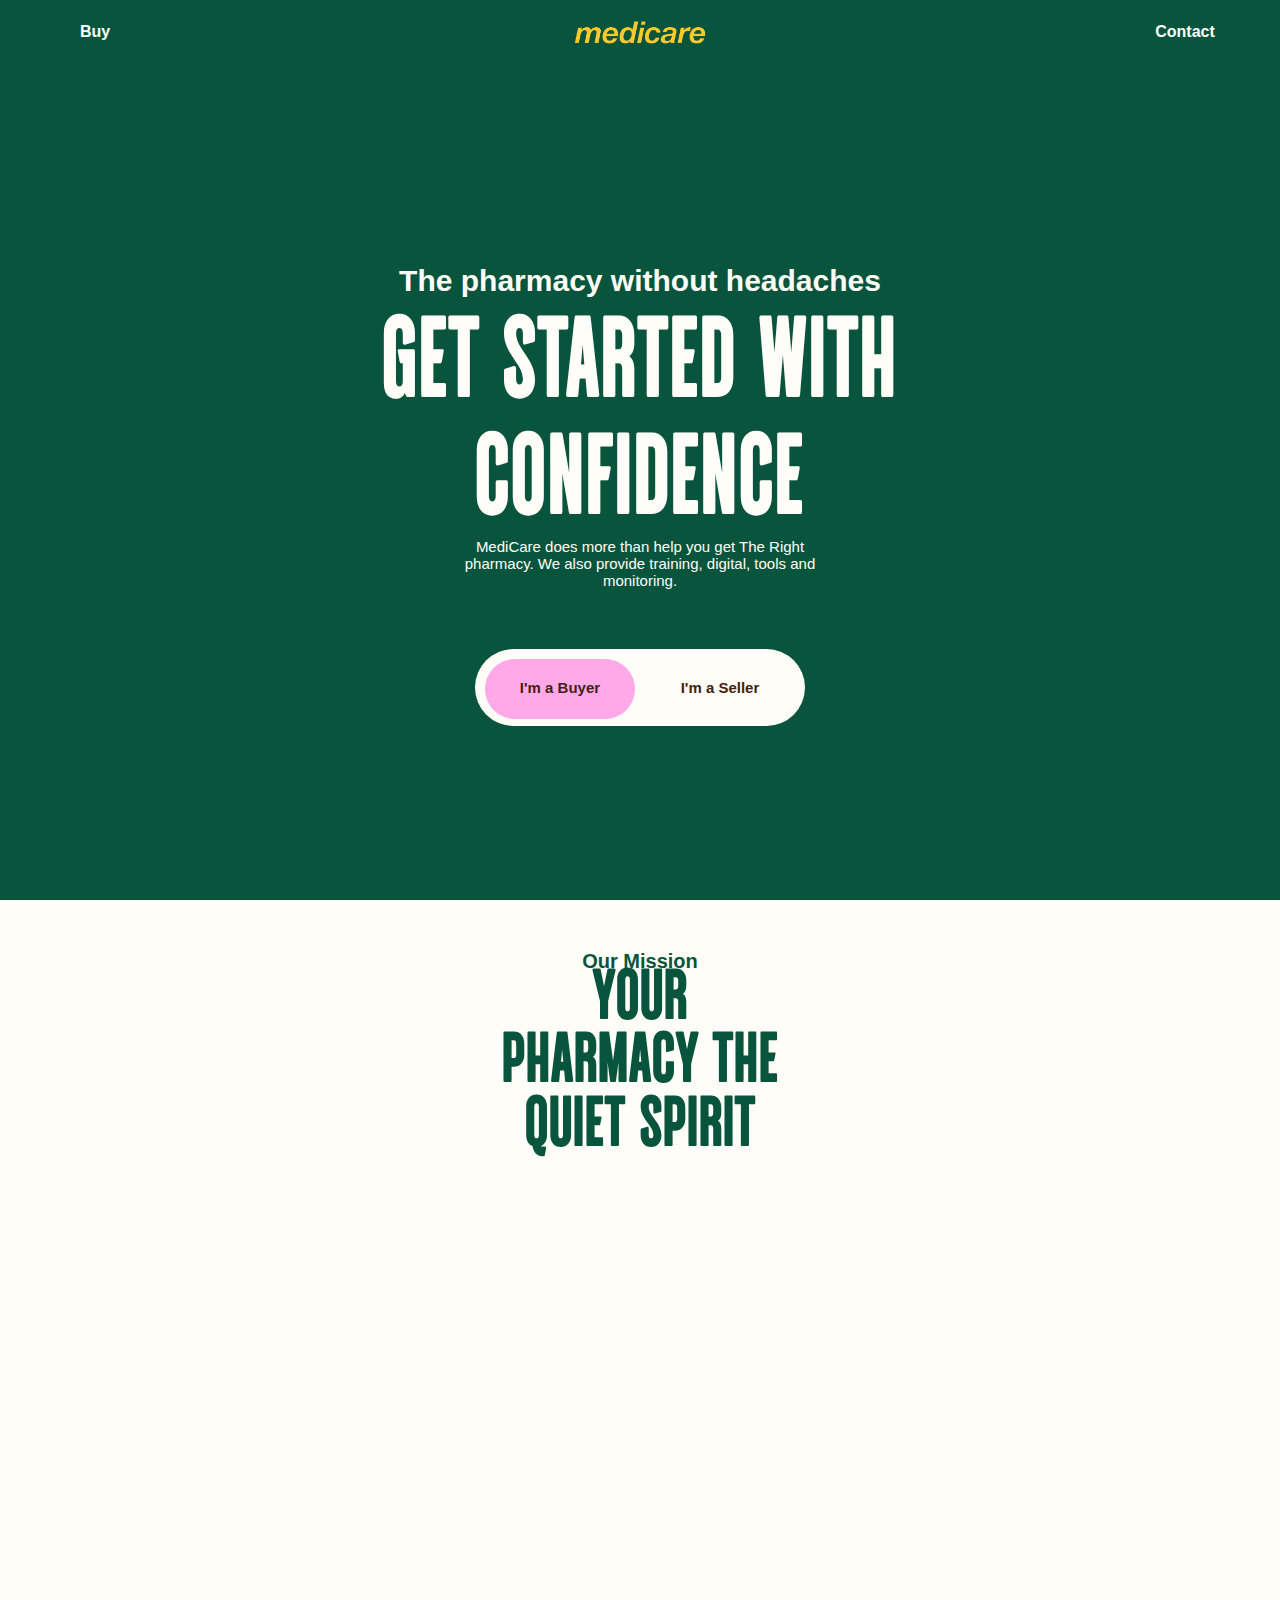
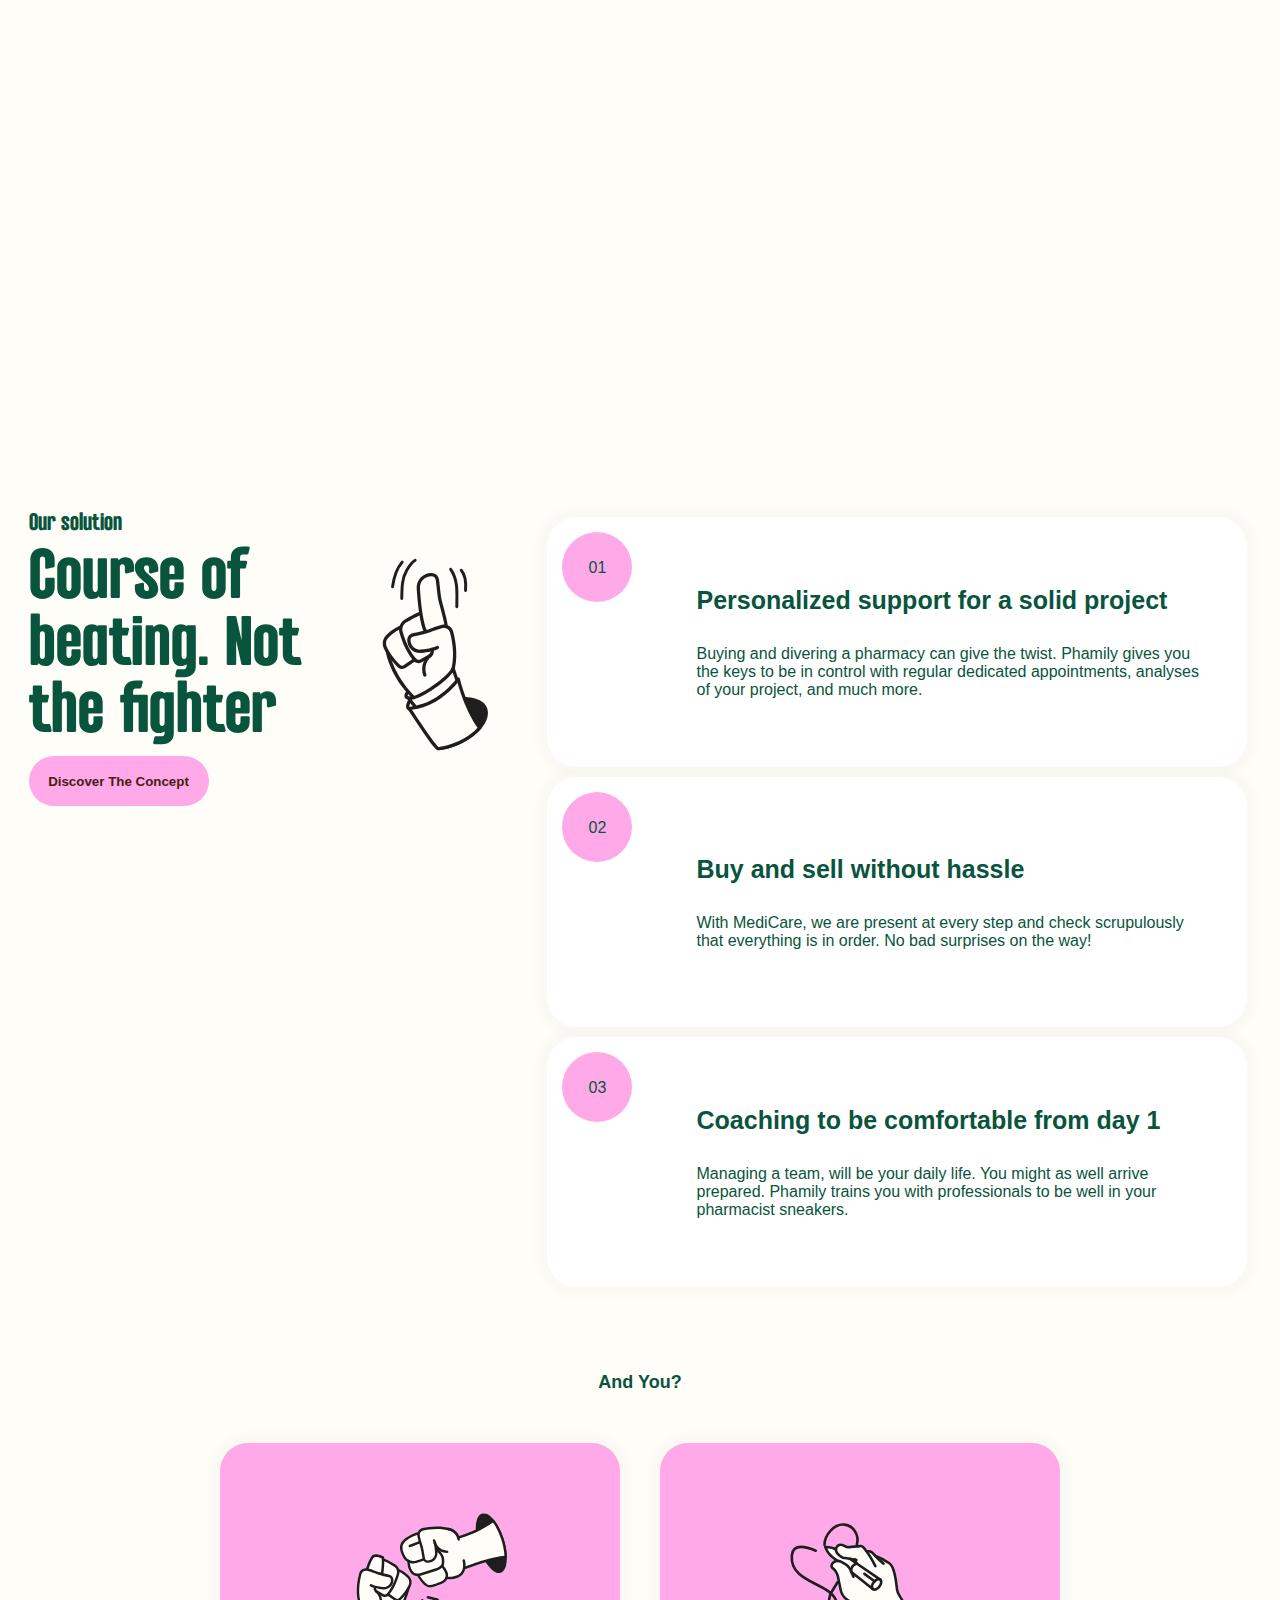
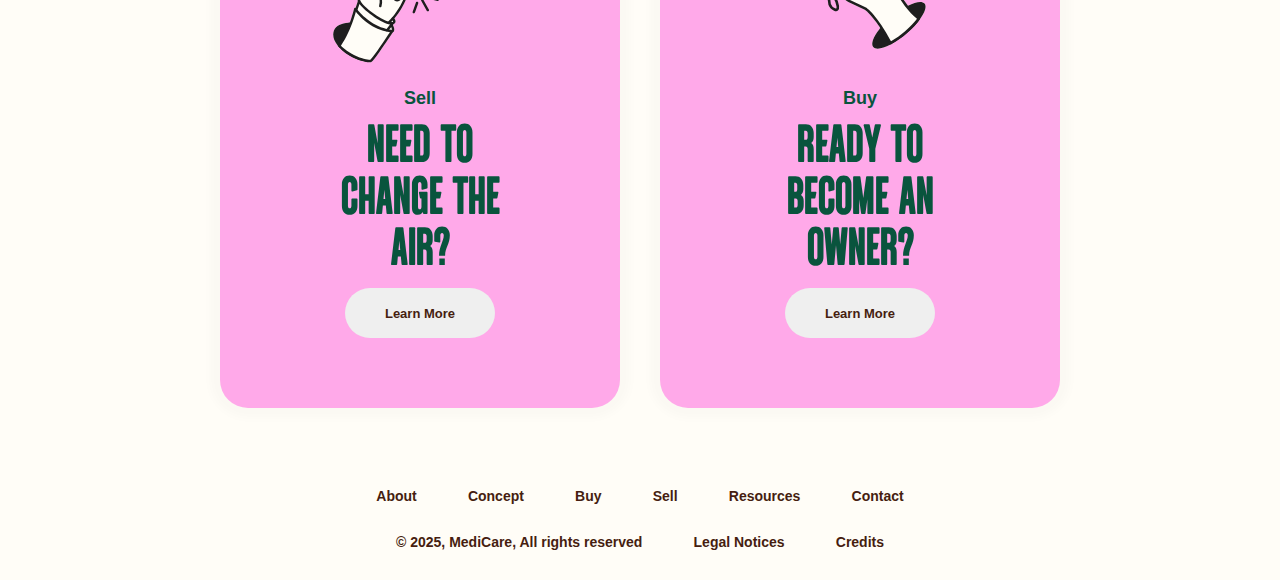
<file: index.html>
<!doctype html>
<html lang="en">

<head>
    <meta charset="UTF-8" />
    <meta name="viewport" content="width=device-width, initial-scale=1.0" />
    <title>MediCare</title>
    <link rel="stylesheet" href="styles/index.css" />
</head>

<body>
    <div id="progress-bar"></div>
    <header>
        <button id="buy-button">Buy</button>
        <img src="src/medicare 2.png" alt="" />
        <button id="contact-button" onclick="showContact()">Contact</button>
    </header>
    <main>
        <section id="first-section">
            <div id="tag-line">
                <p><span>The pharmacy </span>without headaches</p>
            </div>
            <div id="get-started">
                <h1>
                    GET STARTED WITH
                    <span>CONFIDENCE
                        <div id="confidence-background"></div>
                    </span>
                </h1>
                <img src="src/hands-ok.svg" class="gestures" id="hands-ok" alt="" />
                <img src="src/hands-fingers-revert.svg" class="gestures" id="finger-revert" alt="" />
            </div>
            <div class="text">
                <p>
                    MediCare does more than help you get The Right pharmacy.
                    We also provide training, digital, tools and monitoring.
                </p>
            </div>
            <div id="buttons">
                <a href="#" id="buyer-button">I'm a Buyer</a>
                <a href="#" id="sell-button">I'm a Seller</a>
                <div id="buttons-background"></div>
            </div>
        </section>
        <section id="second-section">
            <div class="text">
                <div>
                    <h1>Our Mission</h1>
                    <p>
                        YOUR PHARMACY
                        <span>THE QUIET SPIRIT
                            <div id="spirit-background"></div>
                        </span>
                    </p>
                </div>
            </div>
            <div id="container">
                <div class="second-section-card" id="first">
                    <div>
                        <h3>A serene purchase</h3>
                        <p>
                            Total transparency, good information to understand
                            everything and training to feel ready to officiate.
                        </p>
                    </div>
                    <img src="src/hands-heart.svg" alt="">
                </div>
                <div class="second-section-card" id="second">
                    <div>
                        <h3>Lighter steps</h3>
                        <p>
                            With online tools and a redesigned journey for
                            today's entrepreneurs.
                        </p>
                    </div>
                </div>
                <div class="second-section-card" id="third">
                    <div>
                        <h3>A flawless proximity</h3>
                        <p>
                            Advisors who are 100% with you, available, and of
                            course, in line with your project.
                        </p>
                    </div>
                    <img src="src/hands-hello.svg" alt="">
                </div>
            </div>
        </section>
        <section id="third-section">
            <div id="third-section-text">
                <h2>Our solution</h2>
                <p>Course of beating. Not the fighter
                </p>
                <button id="discover">Discover The Concept</button>
            </div>
            <img src="src/hands-no.svg" alt="">
            <div id="container2">
                <div class="card2">
                    <p class="number">01</p>
                    <h2>Personalized support for a solid project </h2>
                    <p>Buying and divering a pharmacy can give the twist. Phamily gives you the keys to be in control
                        with regular dedicated appointments, analyses of your project, and much more.</p>
                </div>

                <div class="card2">
                    <p class="number">02</p>
                    <h2>Buy and sell without hassle </h2>
                    <p>With MediCare, we are present at every step and check scrupulously that everything is in order.
                        No
                        bad surprises on the way!</p>
                </div>
                <div class="card2">
                    <p class="number">03</p>
                    <h2>Coaching to be comfortable from day 1</h2>
                    <p>Managing a team, will be your daily life. You might as well arrive prepared. Phamily trains you
                        with professionals to be well in your pharmacist sneakers.</p>
                </div>
            </div>
        </section>
        <section id="fourth-section">
            <h1>And You?</h1>
            <div id="fourth-section-first">
                <img src="src/hands-check.svg" alt="">
                <h2>Sell</h2>
                <p>NEED TO CHANGE THE AIR?</p>
                <button>Learn More</button>
            </div>
            <div id="fourth-section-second">
                <img src="src/hands-heart.svg" alt="">
                <h2>Buy</h2>
                <p>READY TO BECOME AN OWNER?</p>
                <button>Learn More</button>
            </div>
        </section>
    </main>
    <footer>
        <div>
           <a href="">About</a> 
           <a href="">Concept</a> 
           <a href="">Buy</a> 
           <a href="">Sell</a> 
           <a href="">Resources</a> 
           <a href="">Contact</a>
    </div>
    <div>
        <a href="">&copy 2025, MediCare, All rights reserved</a>
        <a href="">Legal Notices</a>
        <a href="">Credits</a>
    </div>
    </footer>

</body>

</html>
</file>
<file: styles/index.css>
:root {
    --primary-color: #09543d;
    --primary-logo-text: #f6c42b;
    --secondary-color: #ffa9e9;
    --primary-text-color: #fffdf7;
}

@font-face {
    font-family: "Marvel";
    src: url(styles/fonts/MarvelRegular-Dj83.ttf);
    font-weight: bold;
}

@font-face {
    font-family: "Granika";
    src: url(fonts/granika-font/Granika-MAm6r.otf);
    font-weight: bold;
}

* {
    padding: 0;
    margin: 0;
    font-family: Helvetica-Neue-Black, sans-serif;
    box-sizing: border-box;
}

::selection {
    background-color: var(--secondary-color);
    color: #461e10;
}

@keyframes fade-out {
    from {
        opacity: 0;
    }

    to {
        opacity: 1;
    }
}

@keyframes landing-section {
    to {
        transform: scale(0.98);
        border-radius: 30px;
        background-color: var(--primary-color);
    }
}

@keyframes landing-header {
    from {
        top: -90;
    }

    to {
        transform: scale(0.98);
        margin-top: 25px;
    }
}

body {
    background-color: #fffdf7;
}

main {
    background-color: var(--primary-text-color);
}

header {
    position: fixed;
    width: 100vw;
    display: flex;
    justify-content: space-between;
    padding: 9px 35px;
    animation: landing-header 0.5s ease-in-out 0.3s forwards;
    z-index: 5;
    background-color: var(--primary-color);
    height: 65px;
    border-radius: 20px;
}

header button {
    border: none;
    width: 120px;
    height: 45px;
    background-color: transparent;
    color: white;
    font-size: 16px;
    font-weight: 600;
}

header button:hover {
    color: var(--secondary-color);
    transition: 0.2s;
    transform: scale(1.07);
}

#first-section {
    background-color: var(--primary-color);
    animation: landing-section 0.5s ease-in-out 0.3s 1 forwards;
    height: 100vh;
    display: flex;
    flex-direction: column;
    justify-content: center;
    align-items: center;
    padding-top: 90px;
}

#menu-button {
    position: absolute;
    top: -99px;
    font-size: 15px;
    border: 0;
    width: 120px;
    height: 40px;
    border-radius: 100px;
    animation: menu-button 0.8s ease-in-out forwards;
    box-shadow: 0 0 9px 1px gray;
}

#menu-button:hover {
    box-shadow: 0 0 6px 3px rgb(106, 106, 106);
    transition: 0.15s;
}

@keyframes background-score {
    from {
        width: 0%;
    }

    to {
        width: 100%;
    }
}

@keyframes color-change {
    to {
        color: #461e10;
    }
}

#get-started h1 {
    font-family: Granika;
    letter-spacing: 2px;
    font-size: min(7vw, 500px);
    font-weight: 900;
    width: 50vw;
    text-align: center;
    color: var(--primary-text-color);
    isolation: isolate;
    transform: scaleY(1.3);
    margin-top: 35px;
    margin-bottom: 25px;
    line-height: 90px;
}

#get-started h1 span {
    animation: color-change 0.8s ease-in 0.6s forwards;
    font-style: bold;
    font-family: inherit;
    position: relative;
}

#confidence-background {
    position: absolute;
    left: 0;
    bottom: 12px;
    height: 90px;
    background-color: var(--secondary-color);
    z-index: -1;
    animation: background-score 0.7s cubic-bezier(0.44, 0.18, 0.56, 0.32) 0.8s forwards;
}

#first-section #tag-line {
    font-weight: 900;
    font-size: 30px;
    text-align: center;
    color: var(--primary-text-color);
}

/* #inital-overlay {
    position: fixed;
    display: flex;
    justify-content: center;
    align-items: center;
    width: 100%;
    height: 100dvh;
    background-color: var(--primary-color);
    z-index: 99;
}

#initial-overlay p {
    position: absolute;
    font-size: 7vw;
    font-weight: 600;
    z-index: inherit;
} */

.text {
    color: var(--primary-text-color);
    font-size: 15px;
    text-align: center;
    width: 30%;
    margin-bottom: 60px;
}

#first-section .gestures {
    scale: 0;
    height: min(28vw, 330px);
    position: absolute;
    animation: gesture-images 0.5s ease-in-out 0.7s forwards;
}

@keyframes gesture-images {
    from {
        scale: 0;
    }

    to {
        scale: 1;
    }
}

#hands-ok {
    right: 0;
    top: 220px;
}

#finger-revert {
    left: 40px;
    top: 450px;
    transform: rotate(20deg);
}

#buttons {
    background-color: var(--primary-text-color);
    display: flex;
    padding: 10px;
    border-radius: 50px;
    gap: 10px;
    position: relative;
    isolation: isolate;
}

#buttons a {
    color: #461e10;
    font-size: 15px;
    font-weight: bold;
    border-radius: 30px;
    padding: 20px 30px;
    text-decoration: none;
    width: 150px;
    text-align: center;
}

#buttons-background {
    position: absolute;
    background-color: var(--secondary-color);
    width: 150px;
    border-radius: 50px;
    height: 60px;
    z-index: -1;
    transition: transform 270ms;
}

#sell-button:hover~#buttons-background {
    transform: translateX(160px);
}

#second-section .text {
    margin: 0 auto;
    color: var(--primary-color);
}

#second-section div h1 {
    font-size: 20px;
}

#second-section .text p {
    font-family: Granika;
    font-size: 60px;
    font-weight: 900;
    letter-spacing: 1px;
    transform: scaleY(1.2);
    line-height: 53px;
    margin: 10px 40px;
}

#second-section {
    color: var(--primary-color);
    margin-top: 50px;
}

@keyframes second-section-cards {
    from {
        opacity: 0;
        transform: rotate(0deg);
    }

    to {
        opacity: 1;
        top: 0;
    }
}

#second-section #container {
    display: flex;
    height: 100%;
    flex-direction: column;
    align-items: center;
    margin-top: 90px;
}

#second-section span {
    font-family: Granika;
    font-size: 60px;
    font-weight: 900;
    letter-spacing: 1px;
    transform: scaleY(1.2);
    line-height: 53px;
    position: relative;
    isolation: isolate;
}


#second-section #container .second-section-card {
    position: relative;
    display: flex;
    margin: 5px;
    justify-content: center;
    align-items: center;
    width: 700px;
    height: 250px;
    border-radius: 30px;
    gap: 30px;
    padding: 40px;
    background-color: white;
    box-shadow: 0 0 10px 10px rgba(0, 0, 0, 0.02);
    top: 100px;
    animation: second-section-cards 1s ease 0.8s forwards;
    opacity: 0;
}

#container h3 {
    font-size: 35px;
    text-align: left;
    width: 100%;
}

#container p {
    width: 80px;
}

#container p {
    width: 100%;
}

#container img {
    height: 100%;
    margin: 0 20px;
}

#container #first {
    right: 120px;
    transform: rotate(1deg);
}

#container #second img {
    order: -1;
}

#container #second {
    left: 150px;
    transform: rotate(-3deg);
}

#container #third {
    transform: rotate(4deg);
}

#third-section {
    margin-top: 100px;
    display: flex;
    flex-direction: row;
    justify-content: space-evenly;
    gap: 25px;
    color: var(--primary-color);
}

#third-section-text {
    display: flex;
    flex-direction: column;
    gap: 10px;
}

#third-section-text h2 {
    font-family: Granika;
}

#third-section-text p {
    font-size: 70px;
    width: 300px;
    font-weight: 900;
    font-family: Granika;
}

#third-section-text button {
    width: 180px;
    height: 50px;
    border: none;
    border-radius: 25px;
    background-color: var(--secondary-color);
    font-weight: 800;
    color: #461e10;
}

#container2 {
    display: flex;
    flex-direction: column;
}

.card2 {
    display: flex;
    flex-direction: column;
    margin: 5px;
    justify-content: center;
    align-items: center;
    width: 700px;
    height: 250px;
    border-radius: 30px;
    gap: 30px;
    padding: 40px;
    padding-left: 150px;
    background-color: white;
    box-shadow: 0 0 10px 10px rgba(0, 0, 0, 0.02);
    position: relative;
}

.card2 h2 {
    text-align: left;
    font-size: 25px;
    width: 100%;
}

.number {
    position: absolute;
    width: 70px;
    height: 70px;
    border-radius: 50%;
    background-color: var(--secondary-color);
    text-align: center;
    padding: 27px;
    left: 15px;
    top: 15px;
}

#third-section img {
    position: relative;
    top: -245px;
}

#fourth-section {
    margin: 80px 0;
    display: flex;
    flex-wrap: wrap;
    justify-content: center;
    column-gap: 40px;
    row-gap: 50px;
    text-align: center;
}

#fourth-section h1 {
    color: var(--primary-color);
    text-align: center;
    width: 100vw;
    font-size: 18px;
}

#fourth-section div {
    display: flex;
    flex-direction: column;
    align-items: center;
    justify-content: space-between;
    background-color: var(--secondary-color);
    box-shadow: 0 0 10px 10px rgba(0, 0, 0, 0.02);
    width: 400px;
    border-radius: 28px;
    padding: 70px 85px;
    row-gap: 25px;
    color: var(--primary-color);
    font-size: 18px;
}

#fourth-section h2 {
    font-size: 1em;
}

#fourth-section p {
    font-size: 2.5em;
    font-family: Granika;
    transform: scaleY(1.2);
    width: 200px;
}

#fourth-section div img {
    height: 150px;
}

@keyframes third-section-buttons {
    30% {
        transform: scale(0.94);
        color: var(--primary-text-color);
        background-color: #461E10;
   }
    
    100% {
        transform: scale(1);
        color: var(--primary-text-color);
        background-color: #461E10;
    }
}

#fourth-section button {
    border: none;
    border-radius: 25px;
    height: 50px;
    width: 150px;
    font-size: 13px;
    color: #461E10;
    font-weight: 700;
}

#fourth-section button:hover {
    animation: third-section-buttons 600ms ease-out forwards ;
}

footer div {
    display: flex;
    justify-content: center;
    gap: 4vw;
margin: 30px 0;
}
footer a {
    text-decoration: none;
    font-size: 14px;
    color:#461e10; 
    font-weight: 650;
}

footer a:hover {
    color: var(--primary-color);
}
</file>
